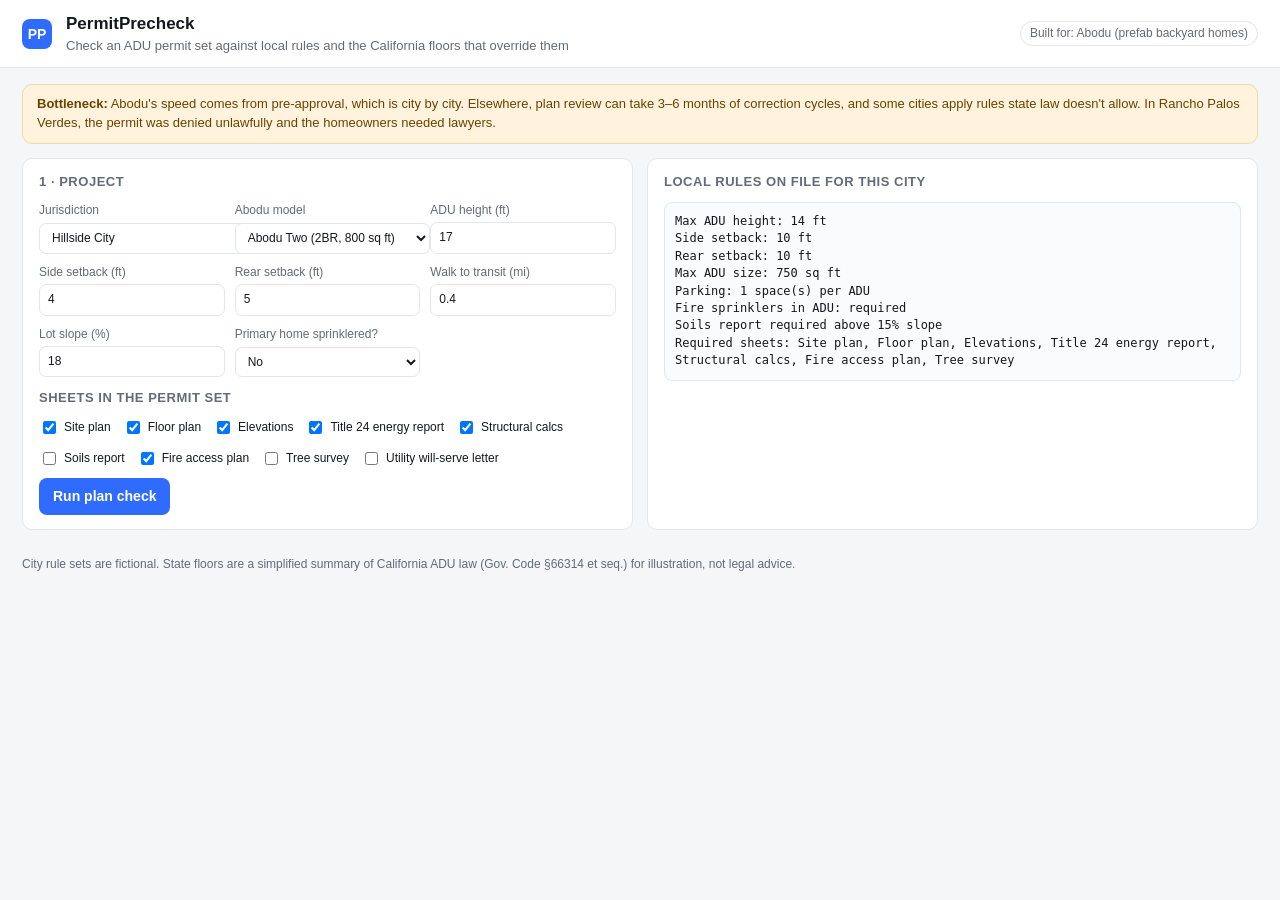
<file: abodu-permit-precheck/index.html>
<!doctype html>
<html lang="en">
<head>
<meta charset="utf-8">
<title>PermitPrecheck: ADU plan check before the city does it</title>
<link rel="stylesheet" href="../shared/style.css">
</head>
<body>
<header class="app-head">
  <div class="logo">PP</div>
  <div><h1>PermitPrecheck</h1><div class="sub">Check an ADU permit set against local rules and the California floors that override them</div></div>
  <div class="for">Built for: Abodu (prefab backyard homes)</div>
</header>
<main>
  <div class="problem"><b>Bottleneck:</b> Abodu's speed comes from pre-approval, which is city by city. Elsewhere, plan review can take 3–6 months
    of correction cycles, and some cities apply rules state law doesn't allow. In Rancho Palos Verdes, the permit was denied unlawfully and the homeowners needed lawyers.</div>
  <div class="row">
    <section class="panel"><h2>1 · Project</h2>
      <div class="form-grid">
        <label>Jurisdiction<select id="city"></select></label>
        <label>Abodu model<select id="model"><option value="studio">Abodu One (studio, 340 sq ft)</option><option value="2br" selected>Abodu Two (2BR, 800 sq ft)</option></select></label>
        <label>ADU height (ft)<input id="height" type="number" step="0.5" value="17"></label>
        <label>Side setback (ft)<input id="side" type="number" value="4"></label>
        <label>Rear setback (ft)<input id="rear" type="number" value="5"></label>
        <label>Walk to transit (mi)<input id="transit" type="number" step="0.1" value="0.4"></label>
        <label>Lot slope (%)<input id="slope" type="number" value="18"></label>
        <label>Primary home sprinklered?<select id="spr"><option value="no">No</option><option value="yes">Yes</option></select></label>
      </div>
      <h2 style="margin-top:12px">Sheets in the permit set</h2>
      <div id="docs" style="display:flex;flex-wrap:wrap;gap:12px"></div>
      <div style="margin-top:10px"><button id="run">Run plan check</button></div></section>
    <section class="panel"><h2>Local rules on file for this city</h2><pre class="out" id="rules" style="max-height:330px"></pre></section>
  </div>
  <div class="kpis hidden" id="kpis"></div>
  <section class="panel hidden" id="checkbox"><h2>2 · Rule-by-rule result</h2><table id="check"></table></section>
  <div class="row hidden" id="outs">
    <section class="panel"><h2>3 · Fix before submitting</h2><pre class="out" id="fix"></pre></section>
    <section class="panel"><h2>4 · Cover letter: local rules state law overrides</h2><pre class="out" id="letter"></pre></section>
  </div>
  <p class="note">City rule sets are fictional. State floors are a simplified summary of California ADU law (Gov. Code §66314 et seq.) for illustration, not legal advice.</p>
</main>
<script src="../shared/demo.js"></script>
<script src="app.js"></script>
</body>
</html>
</file>
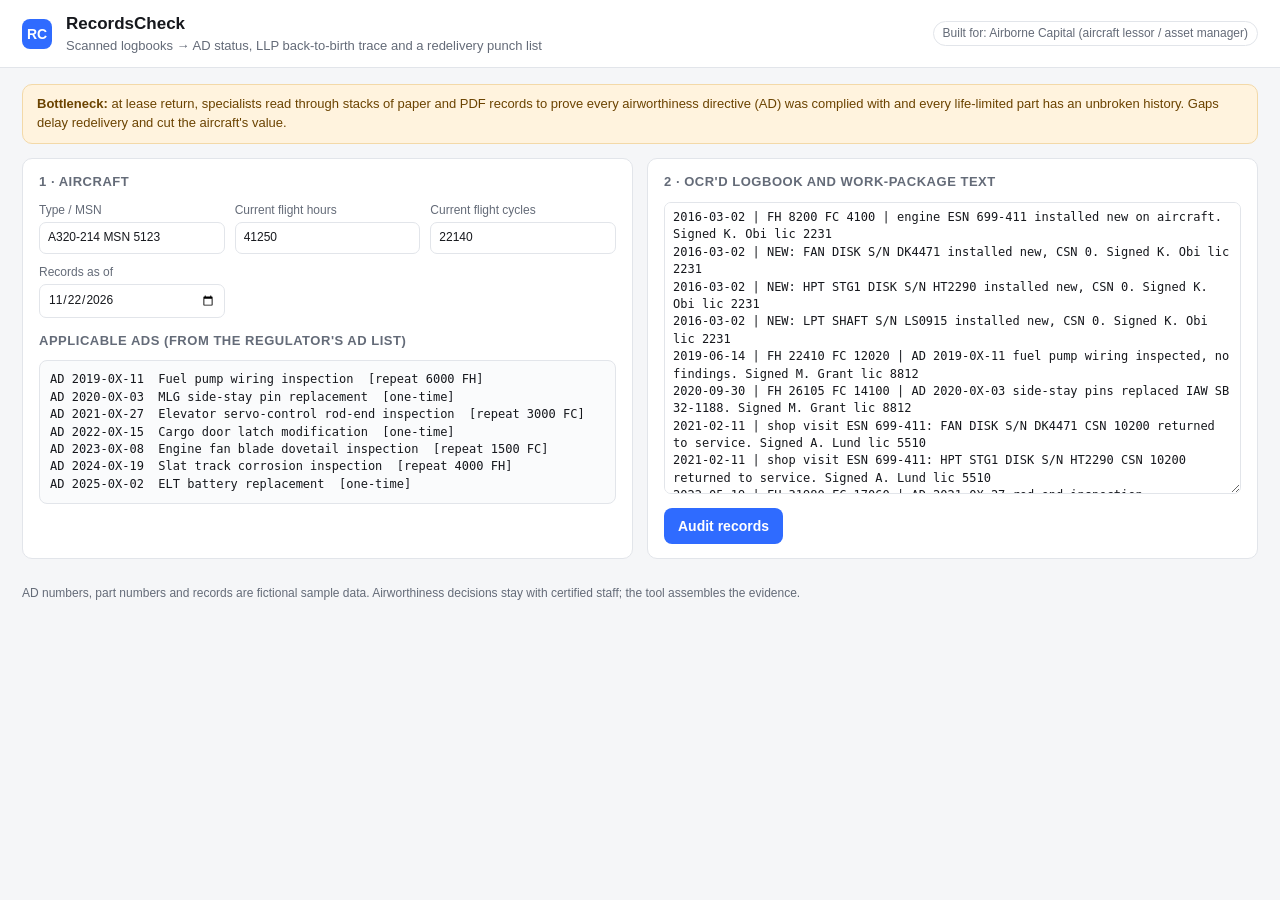
<file: airborne-recordscheck/index.html>
<!doctype html>
<html lang="en">
<head>
<meta charset="utf-8">
<title>RecordsCheck: lease-return records audit</title>
<link rel="stylesheet" href="../shared/style.css">
</head>
<body>
<header class="app-head">
  <div class="logo">RC</div>
  <div><h1>RecordsCheck</h1><div class="sub">Scanned logbooks → AD status, LLP back-to-birth trace and a redelivery punch list</div></div>
  <div class="for">Built for: Airborne Capital (aircraft lessor / asset manager)</div>
</header>
<main>
  <div class="problem"><b>Bottleneck:</b> at lease return, specialists read through stacks of paper and PDF records to prove every
    airworthiness directive (AD) was complied with and every life-limited part has an unbroken history. Gaps delay redelivery and cut the aircraft's value.</div>
  <div class="row">
    <section class="panel"><h2>1 · Aircraft</h2>
      <div class="form-grid">
        <label>Type / MSN<input id="msn" value="A320-214 MSN 5123"></label>
        <label>Current flight hours<input id="fh" type="number" value="41250"></label>
        <label>Current flight cycles<input id="fc" type="number" value="22140"></label>
        <label>Records as of<input id="asof" type="date" value="2026-11-22"></label>
      </div>
      <h2 style="margin-top:14px">Applicable ADs (from the regulator's AD list)</h2>
      <pre class="out" id="adlist" style="max-height:170px"></pre></section>
    <section class="panel"><h2>2 · OCR'd logbook and work-package text</h2>
      <textarea id="recs" rows="16"></textarea>
      <div style="margin-top:8px"><button id="run">Audit records</button></div></section>
  </div>
  <div class="kpis hidden" id="kpis"></div>
  <div class="row hidden" id="res">
    <section class="panel"><h2>3 · AD compliance</h2><table id="ads"></table></section>
    <section class="panel"><h2>4 · Life-limited parts: back-to-birth trace</h2><table id="llp"></table></section>
  </div>
  <section class="panel hidden" id="punchbox"><h2>5 · Redelivery punch list</h2><pre class="out" id="punch"></pre></section>
  <p class="note">AD numbers, part numbers and records are fictional sample data. Airworthiness decisions stay with certified staff; the tool assembles the evidence.</p>
</main>
<script src="../shared/demo.js"></script>
<script src="app.js"></script>
</body>
</html>
</file>
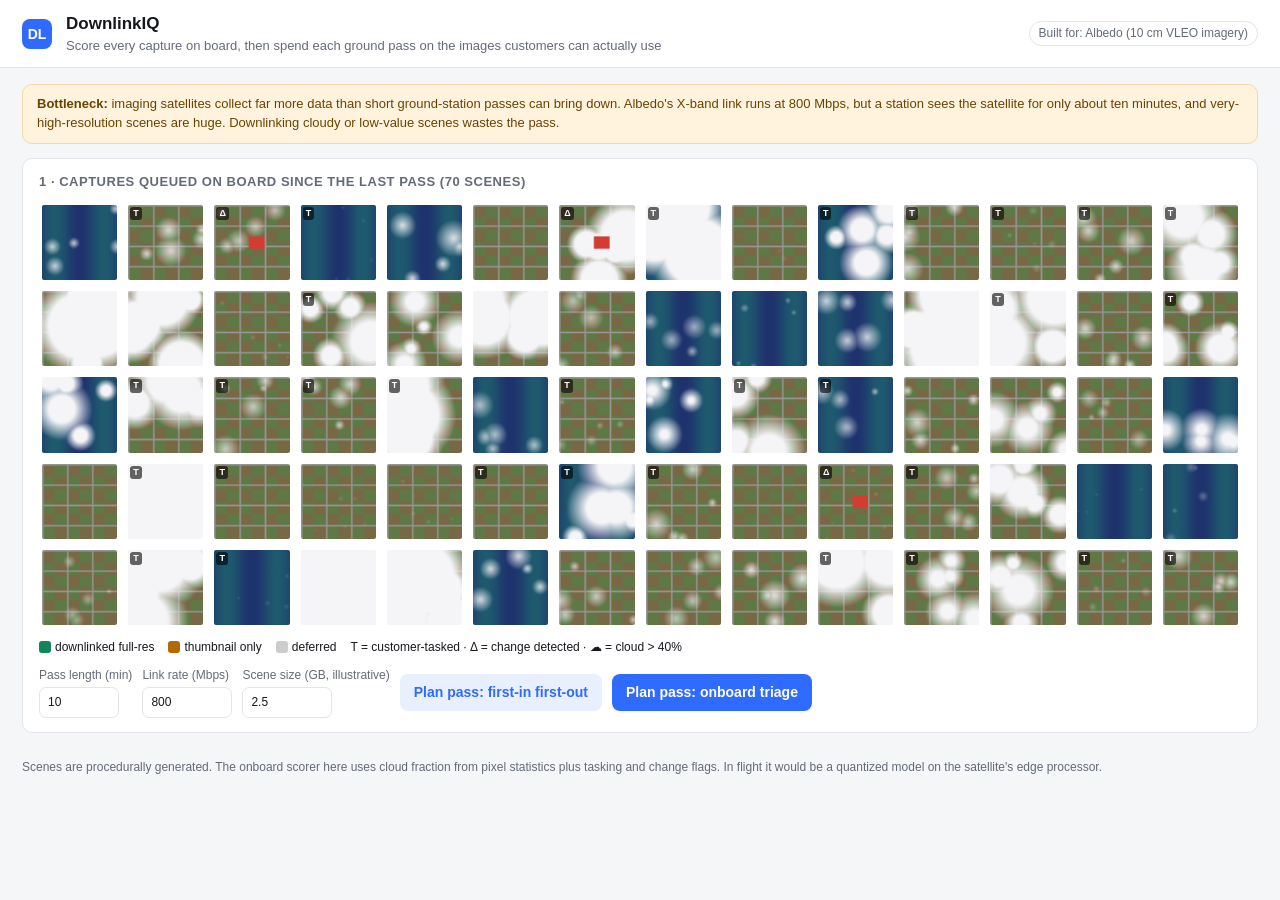
<file: albedo-downlink-triage/index.html>
<!doctype html>
<html lang="en">
<head>
<meta charset="utf-8">
<title>DownlinkIQ: onboard triage for very-high-resolution imagery</title>
<link rel="stylesheet" href="../shared/style.css">
<style>
  #grid { display: grid; grid-template-columns: repeat(14, 1fr); gap: 5px; }
  .tile { position: relative; border-radius: 5px; overflow: hidden; border: 3px solid transparent; aspect-ratio: 1; }
  .tile canvas { width: 100%; height: 100%; display: block; }
  .tile .tag { position: absolute; left: 2px; top: 2px; font-size: 9px; font-weight: 700; background: rgba(0,0,0,.6); color: #fff; padding: 0 3px; border-radius: 3px; }
  .tile.down { border-color: #12855a; }
  .tile.defer { opacity: .45; }
  .tile.cloud::after { content: "☁"; position: absolute; right: 2px; bottom: 0; font-size: 14px; }
  .tile.thumb { border-color: #b26a00; }
  .legend span { margin-right: 14px; font-size: 12px; }
  .legend i { display: inline-block; width: 12px; height: 12px; border-radius: 3px; vertical-align: -2px; margin-right: 4px; }
</style>
</head>
<body>
<header class="app-head">
  <div class="logo">DL</div>
  <div><h1>DownlinkIQ</h1><div class="sub">Score every capture on board, then spend each ground pass on the images customers can actually use</div></div>
  <div class="for">Built for: Albedo (10 cm VLEO imagery)</div>
</header>
<main>
  <div class="problem"><b>Bottleneck:</b> imaging satellites collect far more data than short ground-station passes can bring down.
    Albedo's X-band link runs at 800 Mbps, but a station sees the satellite for only about ten minutes, and very-high-resolution scenes are huge. Downlinking cloudy or low-value scenes wastes the pass.</div>
  <section class="panel">
    <h2>1 · Captures queued on board since the last pass (70 scenes)</h2>
    <div id="grid"></div>
    <div class="legend" style="margin-top:8px"><span><i style="background:#12855a"></i>downlinked full-res</span><span><i style="background:#b26a00"></i>thumbnail only</span><span><i style="background:#ccc"></i>deferred</span><span>T = customer-tasked · Δ = change detected · ☁ = cloud &gt; 40%</span></div>
    <div style="margin-top:10px;display:flex;gap:10px;align-items:center;flex-wrap:wrap">
      <label>Pass length (min)<input id="mins" type="number" value="10" style="width:80px"></label>
      <label>Link rate (Mbps)<input id="rate" type="number" value="800" style="width:90px"></label>
      <label>Scene size (GB, illustrative)<input id="gb" type="number" step="0.1" value="2.5" style="width:90px"></label>
      <button class="ghost" id="fifo">Plan pass: first-in first-out</button>
      <button id="triage">Plan pass: onboard triage</button>
    </div>
  </section>
  <div class="kpis hidden" id="kpis"></div>
  <div class="row hidden" id="out">
    <section class="panel"><h2>2 · What the pass delivered</h2><table id="cmp"></table></section>
    <section class="panel"><h2>3 · Top of the downlink queue (scores)</h2><table id="queue"></table></section>
  </div>
  <p class="note">Scenes are procedurally generated. The onboard scorer here uses cloud fraction from pixel statistics plus tasking and change flags. In flight it would be a quantized model on the satellite's edge processor.</p>
</main>
<script src="../shared/demo.js"></script>
<script src="app.js"></script>
</body>
</html>
</file>
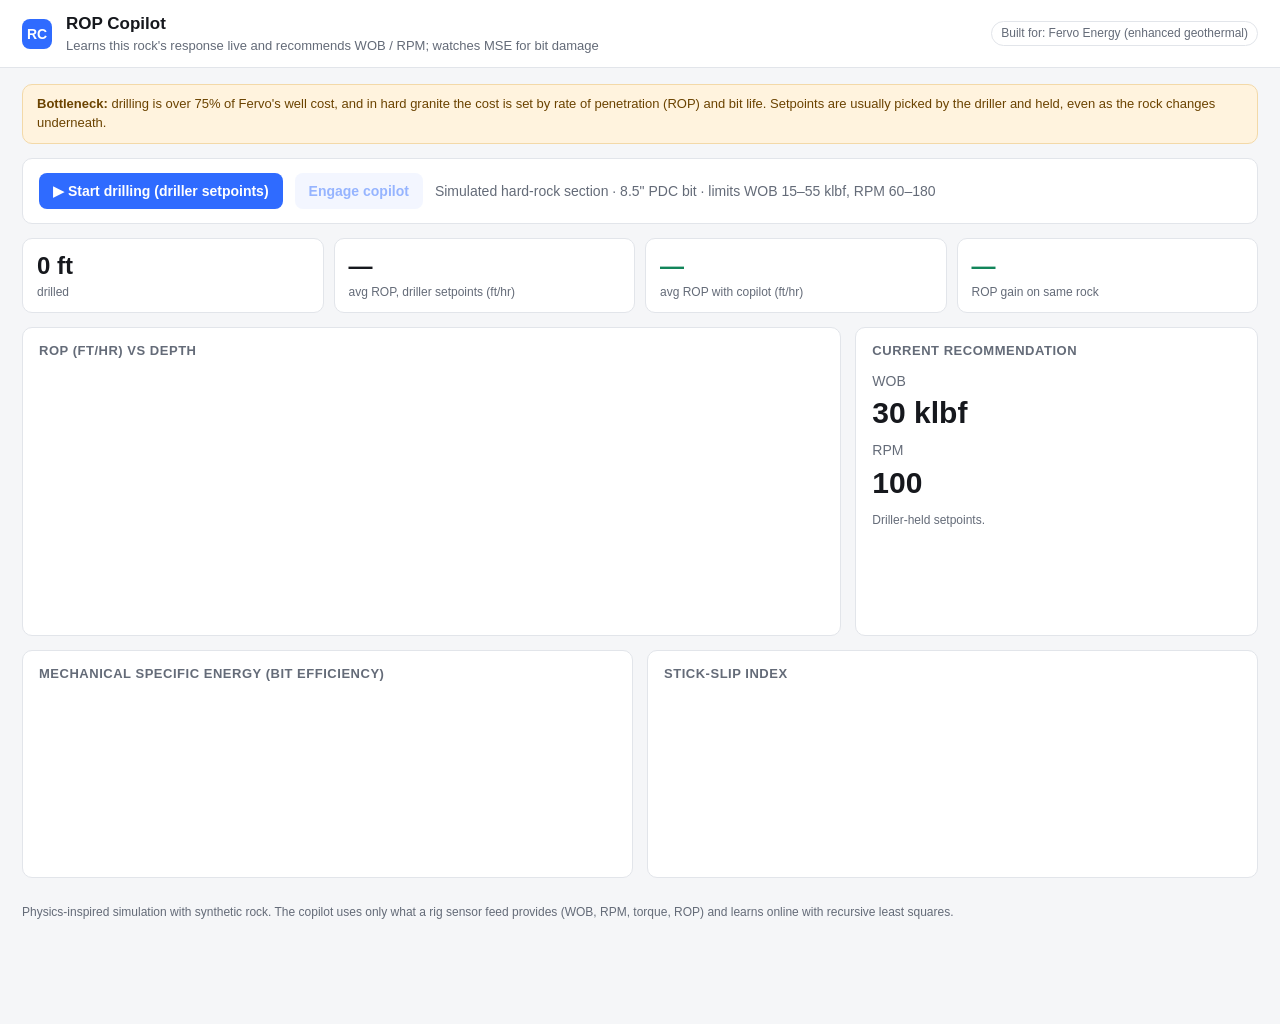
<file: fervo-rop-copilot/index.html>
<!doctype html>
<html lang="en">
<head>
<meta charset="utf-8">
<title>ROP Copilot: real-time drilling parameter optimization</title>
<link rel="stylesheet" href="../shared/style.css">
<style>
  .alert { border-radius: 10px; padding: 10px 14px; background: var(--bad-soft); color: var(--bad); font-weight: 600; }
  .setpoint { font-size: 30px; font-weight: 700; font-variant-numeric: tabular-nums; }
</style>
</head>
<body>
<header class="app-head">
  <div class="logo">RC</div>
  <div><h1>ROP Copilot</h1><div class="sub">Learns this rock's response live and recommends WOB / RPM; watches MSE for bit damage</div></div>
  <div class="for">Built for: Fervo Energy (enhanced geothermal)</div>
</header>
<main>
  <div class="problem"><b>Bottleneck:</b> drilling is over 75% of Fervo's well cost, and in hard granite the cost is set by rate of penetration (ROP) and bit life.
    Setpoints are usually picked by the driller and held, even as the rock changes underneath.</div>
  <section class="panel" style="display:flex;gap:12px;align-items:center;flex-wrap:wrap">
    <button id="start">▶ Start drilling (driller setpoints)</button>
    <button id="engage" class="ghost" disabled>Engage copilot</button>
    <span class="muted" id="status">Simulated hard-rock section · 8.5" PDC bit · limits WOB 15–55 klbf, RPM 60–180</span>
  </section>
  <div class="kpis" id="kpis"></div>
  <div class="row">
    <section class="panel" style="grid-column: span 2"><h2>ROP (ft/hr) vs depth</h2><canvas id="rop" style="height:250px;width:100%"></canvas></section>
    <section class="panel"><h2>Current recommendation</h2>
      <div class="muted">WOB</div><div class="setpoint" id="wob">—</div>
      <div class="muted" style="margin-top:6px">RPM</div><div class="setpoint" id="rpm">—</div>
      <div class="note" id="why" style="margin-top:8px"></div></section>
  </div>
  <div class="row">
    <section class="panel"><h2>Mechanical specific energy (bit efficiency)</h2><canvas id="mse" style="height:170px;width:100%"></canvas></section>
    <section class="panel"><h2>Stick-slip index</h2><canvas id="ssi" style="height:170px;width:100%"></canvas></section>
  </div>
  <div id="alertbox" class="alert hidden"></div>
  <p class="note">Physics-inspired simulation with synthetic rock. The copilot uses only what a rig sensor feed provides (WOB, RPM, torque, ROP) and learns online with recursive least squares.</p>
</main>
<script src="../shared/demo.js"></script>
<script src="app.js"></script>
</body>
</html>
</file>
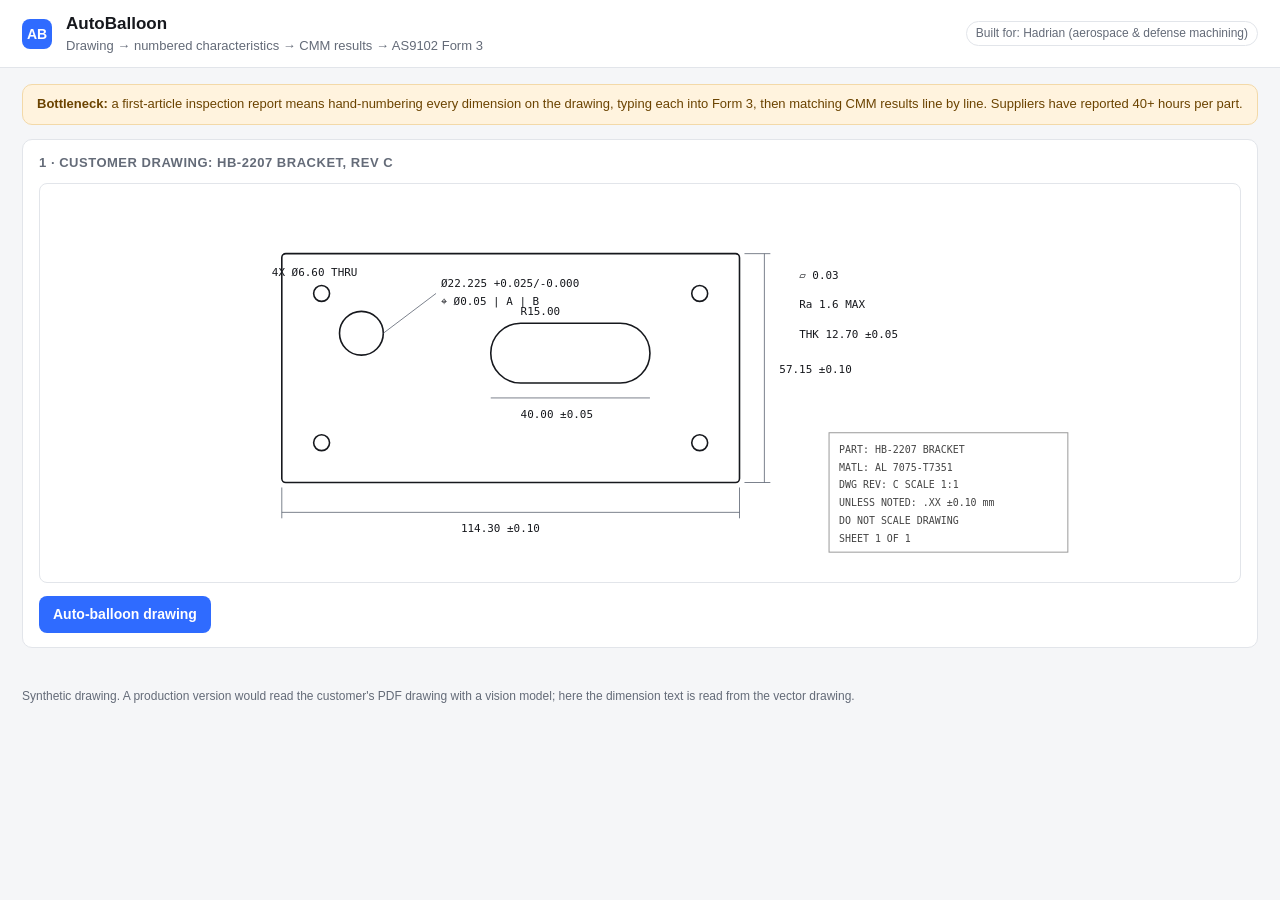
<file: hadrian-autoballoon/index.html>
<!doctype html>
<html lang="en">
<head>
<meta charset="utf-8">
<title>AutoBalloon: AS9102 first-article inspection in minutes</title>
<link rel="stylesheet" href="../shared/style.css">
<style>
  #dwg { width: 100%; height: 400px; background: #fff; border: 1px solid var(--line); border-radius: 8px; }
  #dwg text { font-family: var(--mono); font-size: 11px; fill: #16181d; }
  #dwg .geo { stroke: #16181d; stroke-width: 1.6; fill: none; }
  #dwg .dimline { stroke: #5a6270; stroke-width: .8; fill: none; }
  #dwg .tb text { font-size: 10px; fill: #444; }
  .balloon circle { fill: #fff; stroke: #2f6bff; stroke-width: 1.8; }
  .balloon text { fill: #2f6bff !important; font-weight: 700; font-size: 11px !important; text-anchor: middle; }
  .balloon.fail circle { stroke: #c62f2f; fill: #fde8e8; }
  .balloon.fail text { fill: #c62f2f !important; }
  .balloon { animation: fadein .35s ease both; }
</style>
</head>
<body>
<header class="app-head">
  <div class="logo">AB</div>
  <div><h1>AutoBalloon</h1><div class="sub">Drawing → numbered characteristics → CMM results → AS9102 Form 3</div></div>
  <div class="for">Built for: Hadrian (aerospace &amp; defense machining)</div>
</header>
<main>
  <div class="problem"><b>Bottleneck:</b> a first-article inspection report means hand-numbering every dimension on the drawing,
    typing each into Form 3, then matching CMM results line by line. Suppliers have reported 40+ hours per part.</div>
  <div class="row">
    <section class="panel" style="grid-column: span 2">
      <h2>1 · Customer drawing: HB-2207 Bracket, Rev C</h2>
      <svg id="dwg" viewBox="0 0 900 400"></svg>
      <div style="margin-top:8px;display:flex;gap:8px"><button id="balloon">Auto-balloon drawing</button></div>
    </section>
  </div>
  <div class="row">
    <section class="panel hidden" id="cmmbox"><h2>2 · CMM report (paste raw output)</h2>
      <textarea id="cmm" rows="12"></textarea>
      <div style="margin-top:8px"><button id="merge">Match results → Form 3</button></div></section>
    <section class="panel hidden" id="charbox"><h2>Characteristics extracted</h2><table id="chars"></table></section>
  </div>
  <div class="kpis hidden" id="kpis"></div>
  <section class="panel hidden" id="formbox"><h2>3 · AS9102 Form 3 (Characteristic Accountability)</h2><table id="form3"></table>
    <div style="margin-top:8px;display:flex;gap:8px"><button class="ghost" id="dl">Export Form 3 CSV</button></div></section>
  <section class="panel hidden" id="ncrbox"><h2>4 · Nonconformance draft</h2><pre class="out" id="ncr"></pre></section>
  <p class="note">Synthetic drawing. A production version would read the customer's PDF drawing with a vision model; here the dimension text is read from the vector drawing.</p>
</main>
<script src="../shared/demo.js"></script>
<script src="app.js"></script>
</body>
</html>
</file>
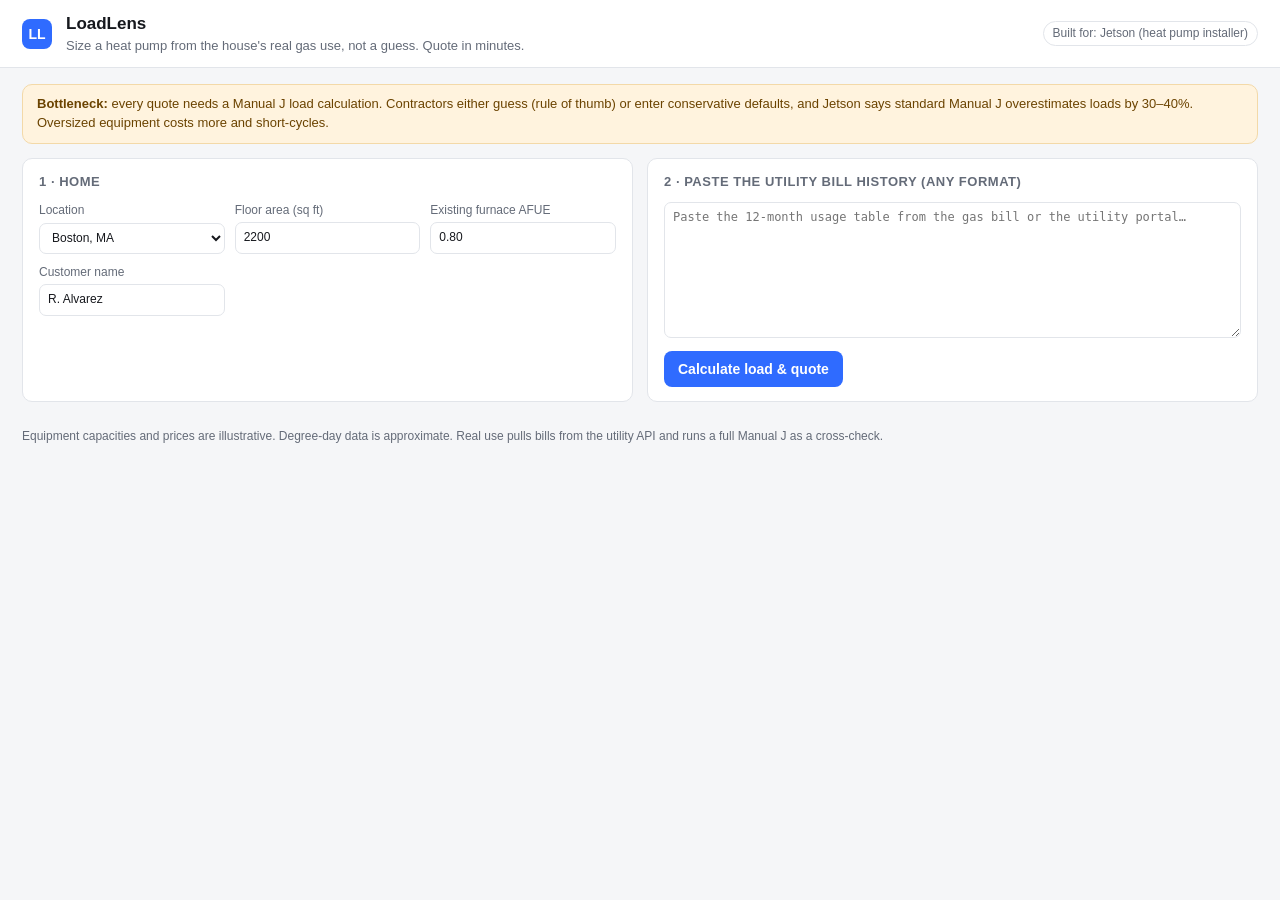
<file: jetson-loadlens/index.html>
<!doctype html>
<html lang="en">
<head>
<meta charset="utf-8">
<title>LoadLens: heat pump sizing from a utility bill</title>
<link rel="stylesheet" href="../shared/style.css">
</head>
<body>
<header class="app-head">
  <div class="logo">LL</div>
  <div><h1>LoadLens</h1><div class="sub">Size a heat pump from the house's real gas use, not a guess. Quote in minutes.</div></div>
  <div class="for">Built for: Jetson (heat pump installer)</div>
</header>
<main>
  <div class="problem"><b>Bottleneck:</b> every quote needs a Manual J load calculation. Contractors either guess
    (rule of thumb) or enter conservative defaults, and Jetson says standard Manual J overestimates loads by 30–40%.
    Oversized equipment costs more and short-cycles.</div>
  <div class="row">
    <section class="panel">
      <h2>1 · Home</h2>
      <div class="form-grid">
        <label>Location<select id="city"></select></label>
        <label>Floor area (sq ft)<input id="sqft" type="number" value="2200"></label>
        <label>Existing furnace AFUE<input id="afue" type="number" step="0.01" value="0.80"></label>
        <label>Customer name<input id="cust" value="R. Alvarez"></label>
      </div>
    </section>
    <section class="panel">
      <h2>2 · Paste the utility bill history (any format)</h2>
      <textarea id="bill" rows="7" placeholder="Paste the 12-month usage table from the gas bill or the utility portal…"></textarea>
      <div style="margin-top:8px"><button id="run">Calculate load &amp; quote</button></div>
    </section>
  </div>
  <div class="kpis hidden" id="kpis"></div>
  <div class="row hidden" id="results">
    <section class="panel"><h2>3 · Monthly gas vs heating degree-days</h2>
      <canvas id="chart" style="height:260px;width:100%"></canvas>
      <p class="note" id="fitnote"></p></section>
    <section class="panel"><h2>4 · Three sizing methods compared</h2><table id="compare"></table></section>
  </div>
  <section class="panel hidden" id="quotebox"><h2>5 · Draft quote and sizing report</h2><pre class="out" id="quote"></pre></section>
  <p class="note">Equipment capacities and prices are illustrative. Degree-day data is approximate. Real use pulls bills from the utility API and runs a full Manual J as a cross-check.</p>
</main>
<script src="../shared/demo.js"></script>
<script src="app.js"></script>
</body>
</html>
</file>
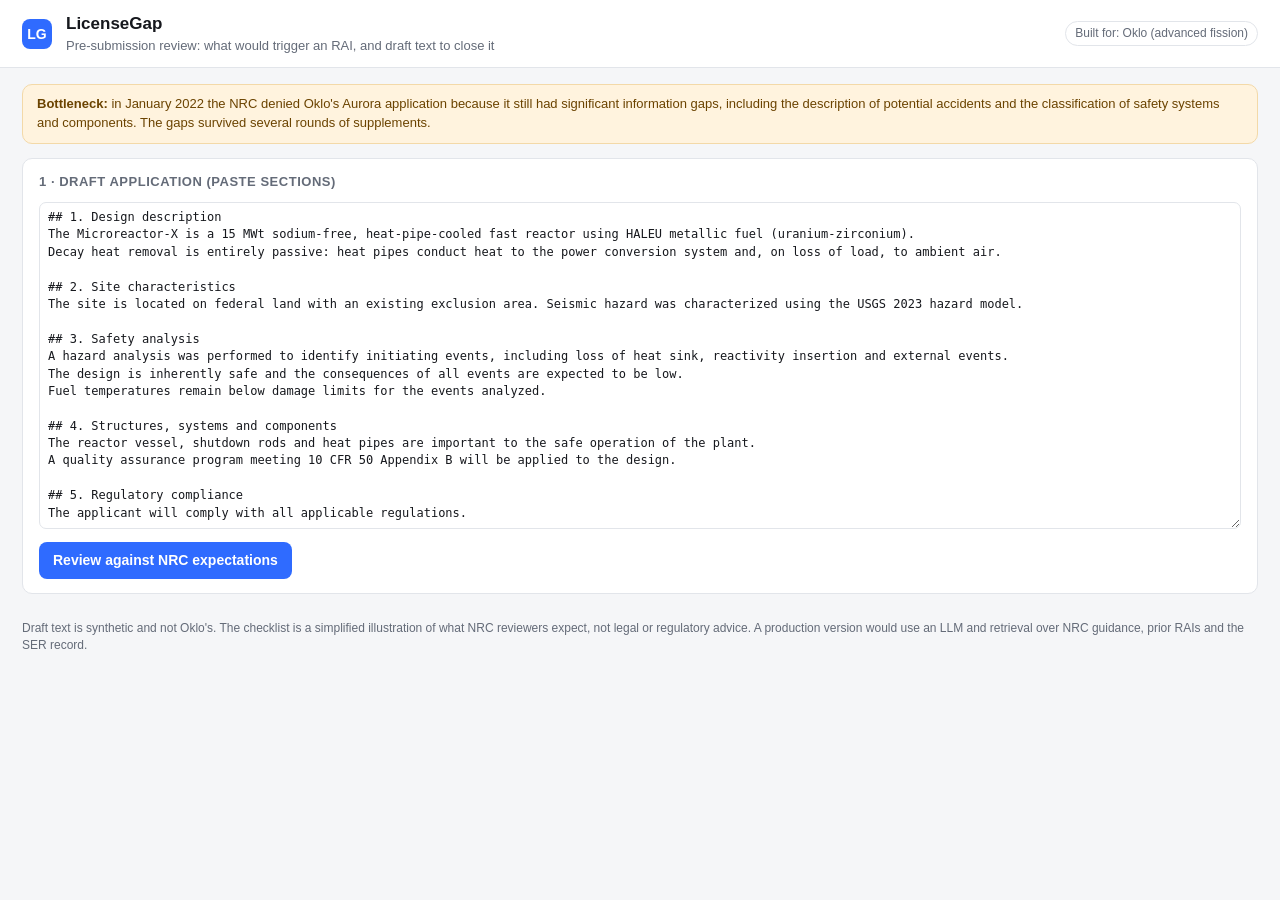
<file: oklo-licensegap/index.html>
<!doctype html>
<html lang="en">
<head>
<meta charset="utf-8">
<title>LicenseGap: find NRC information gaps before the NRC does</title>
<link rel="stylesheet" href="../shared/style.css">
<style>
  mark { background: #fff1c2; padding: 0 2px; border-radius: 3px; }
  .req-row td:first-child { width: 34%; }
  .ev { font-size: 12px; color: var(--muted); }
</style>
</head>
<body>
<header class="app-head">
  <div class="logo">LG</div>
  <div><h1>LicenseGap</h1><div class="sub">Pre-submission review: what would trigger an RAI, and draft text to close it</div></div>
  <div class="for">Built for: Oklo (advanced fission)</div>
</header>
<main>
  <div class="problem"><b>Bottleneck:</b> in January 2022 the NRC denied Oklo's Aurora application because it still had significant information gaps,
    including the description of potential accidents and the classification of safety systems and components. The gaps survived several rounds of supplements.</div>
  <div class="row">
    <section class="panel"><h2>1 · Draft application (paste sections)</h2>
      <textarea id="doc" rows="18"></textarea>
      <div style="margin-top:8px"><button id="run">Review against NRC expectations</button></div></section>
    <section class="panel hidden" id="sumbox"><h2>2 · Coverage by topic</h2><canvas id="bars" style="height:330px;width:100%"></canvas></section>
  </div>
  <div class="kpis hidden" id="kpis"></div>
  <section class="panel hidden" id="matbox"><h2>3 · Requirement-by-requirement findings, with evidence</h2><table id="matrix"></table></section>
  <section class="panel hidden" id="raibox"><h2>4 · Predicted RAIs and the content needed to close them</h2><pre class="out" id="rai"></pre></section>
  <p class="note">Draft text is synthetic and not Oklo's. The checklist is a simplified illustration of what NRC reviewers expect, not legal or regulatory advice. A production version would use an LLM and retrieval over NRC guidance, prior RAIs and the SER record.</p>
</main>
<script src="../shared/demo.js"></script>
<script src="app.js"></script>
</body>
</html>
</file>
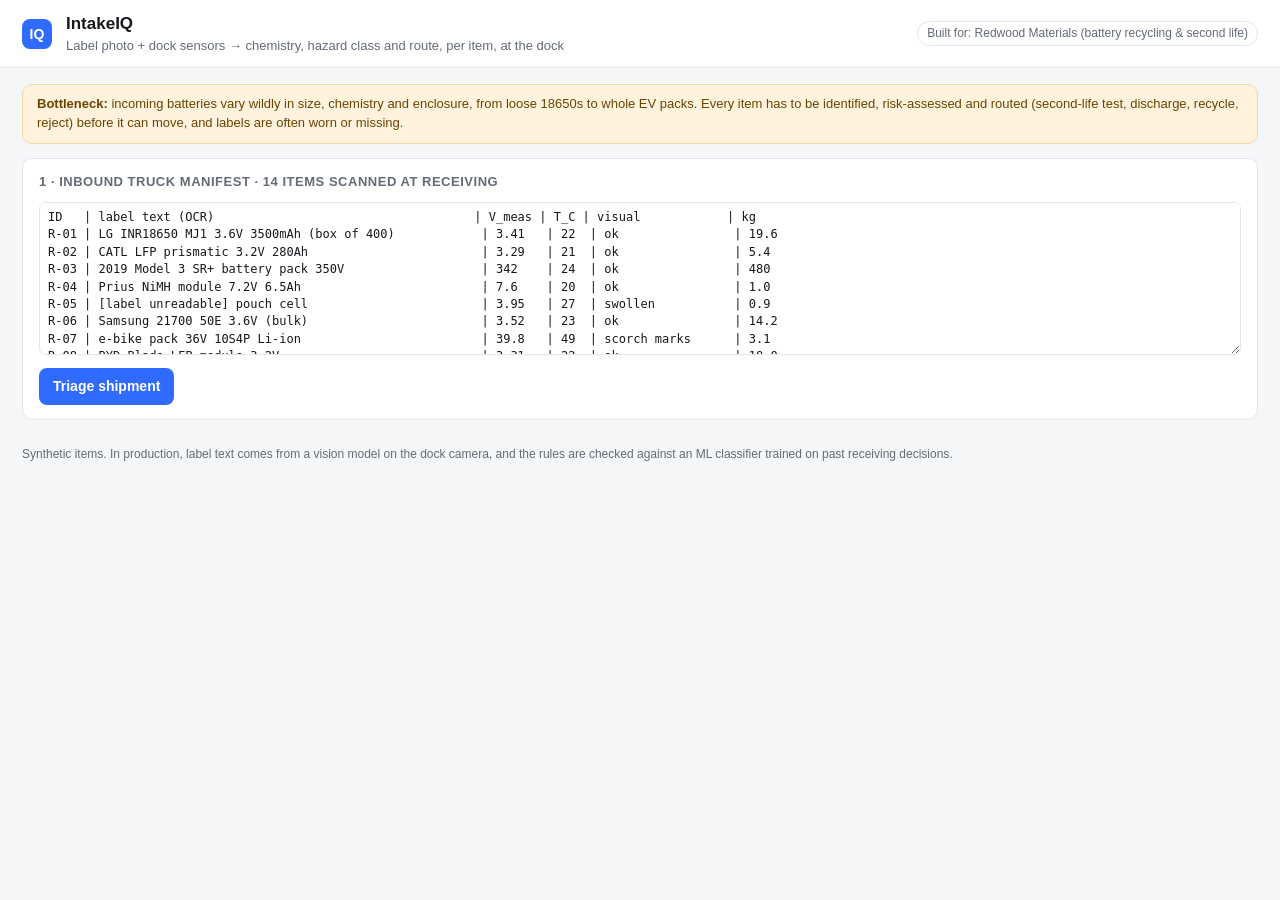
<file: redwood-intake-triage/index.html>
<!doctype html>
<html lang="en">
<head>
<meta charset="utf-8">
<title>IntakeIQ: battery receiving triage</title>
<link rel="stylesheet" href="../shared/style.css">
<style>
  #feed tr { animation: fadein .3s ease both; }
  .route-bar { display: grid; grid-template-columns: 170px 1fr 40px; gap: 8px; align-items: center; margin: 6px 0; font-size: 13px; }
  .route-bar .track { background: #eef0f3; border-radius: 6px; height: 16px; overflow: hidden; }
  .route-bar .fill { height: 100%; border-radius: 6px; transition: width .4s ease; }
</style>
</head>
<body>
<header class="app-head">
  <div class="logo">IQ</div>
  <div><h1>IntakeIQ</h1><div class="sub">Label photo + dock sensors → chemistry, hazard class and route, per item, at the dock</div></div>
  <div class="for">Built for: Redwood Materials (battery recycling &amp; second life)</div>
</header>
<main>
  <div class="problem"><b>Bottleneck:</b> incoming batteries vary wildly in size, chemistry and enclosure, from loose 18650s to whole EV packs.
    Every item has to be identified, risk-assessed and routed (second-life test, discharge, recycle, reject) before it can move, and labels are often worn or missing.</div>
  <section class="panel">
    <h2>1 · Inbound truck manifest · 14 items scanned at receiving</h2>
    <textarea id="manifest" rows="8"></textarea>
    <div style="margin-top:8px;display:flex;gap:8px"><button id="run">Triage shipment</button></div>
  </section>
  <div class="kpis hidden" id="kpis"></div>
  <div class="row hidden" id="out">
    <section class="panel" style="grid-column: span 2"><h2>2 · Per-item decisions (with reasons)</h2><table id="feed"></table></section>
    <section class="panel"><h2>3 · Routing mix</h2><div id="routes"></div><pre class="out" id="alerts" style="margin-top:12px"></pre></section>
  </div>
  <p class="note">Synthetic items. In production, label text comes from a vision model on the dock camera, and the rules are checked against an ML classifier trained on past receiving decisions.</p>
</main>
<script src="../shared/demo.js"></script>
<script src="app.js"></script>
</body>
</html>
</file>
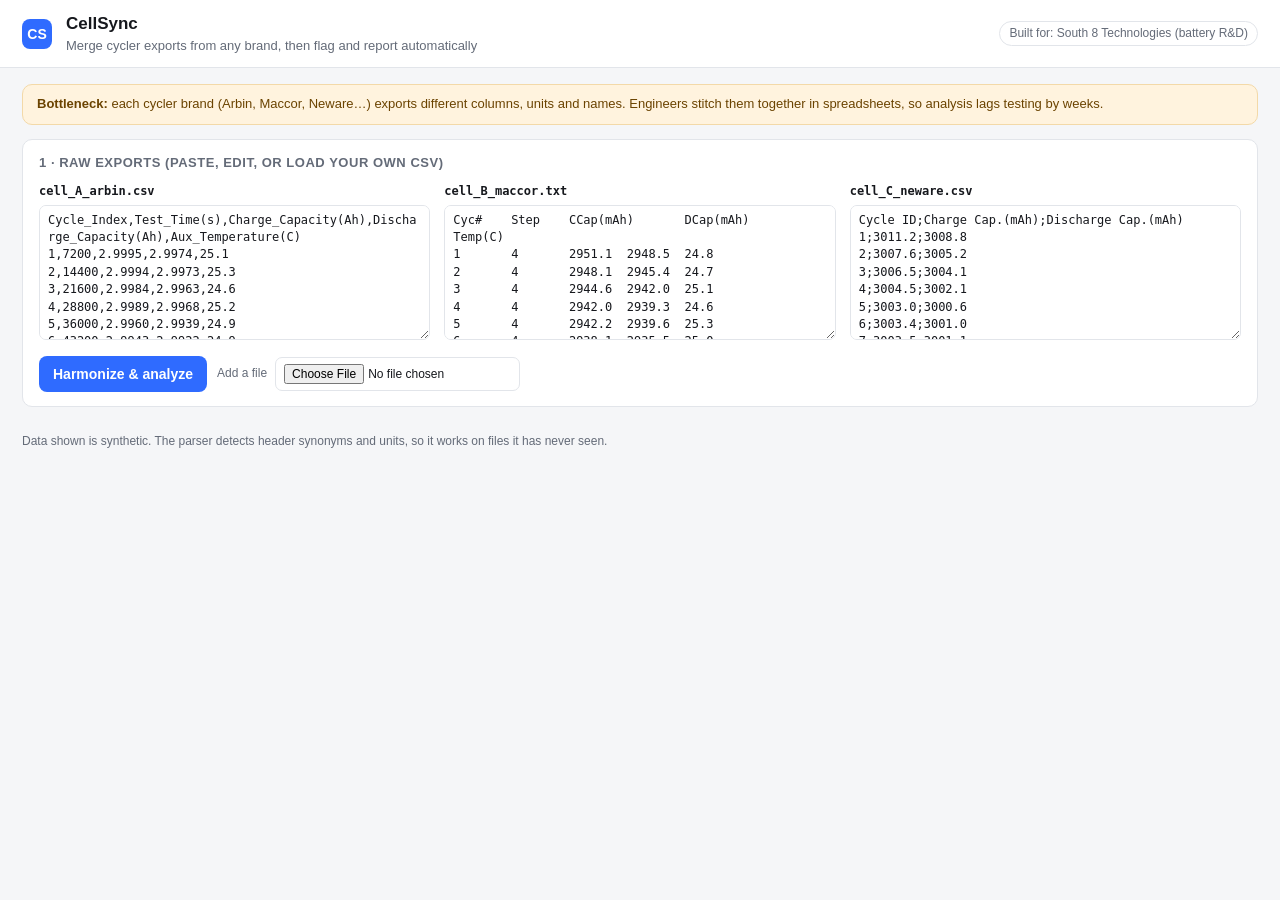
<file: south8-cellsync/index.html>
<!doctype html>
<html lang="en">
<head>
<meta charset="utf-8">
<title>CellSync: battery test data harmonizer</title>
<link rel="stylesheet" href="../shared/style.css">
</head>
<body>
<header class="app-head">
  <div class="logo">CS</div>
  <div><h1>CellSync</h1><div class="sub">Merge cycler exports from any brand, then flag and report automatically</div></div>
  <div class="for">Built for: South 8 Technologies (battery R&amp;D)</div>
</header>
<main>
  <div class="problem"><b>Bottleneck:</b> each cycler brand (Arbin, Maccor, Neware…) exports different columns, units and names.
    Engineers stitch them together in spreadsheets, so analysis lags testing by weeks.</div>

  <section class="panel" id="inputs">
    <h2>1 · Raw exports (paste, edit, or load your own CSV)</h2>
    <div class="row" id="files"></div>
    <div style="margin-top:10px;display:flex;gap:10px;align-items:center">
      <button id="run">Harmonize &amp; analyze</button>
      <label style="display:flex;align-items:center;gap:8px">Add a file <input type="file" id="upload" accept=".csv,.txt,.tsv"></label>
    </div>
  </section>

  <section class="panel hidden" id="mapping">
    <h2>2 · Column mapping it worked out (no template needed)</h2>
    <table id="maptable"></table>
  </section>

  <div class="kpis hidden" id="kpis"></div>

  <section class="row hidden" id="results">
    <div class="panel"><h2>3 · Capacity retention, all cells on one axis</h2><canvas id="chart" style="height:300px;width:100%"></canvas></div>
    <div class="panel"><h2>4 · Anomalies</h2><table id="anoms"></table></div>
  </section>

  <section class="panel hidden" id="reportbox">
    <h2>5 · Auto-generated test report</h2>
    <pre class="out" id="report"></pre>
    <div style="margin-top:8px;display:flex;gap:8px"><button class="ghost" id="dl">Download harmonized CSV</button></div>
  </section>
  <p class="note">Data shown is synthetic. The parser detects header synonyms and units, so it works on files it has never seen.</p>
</main>
<script src="../shared/demo.js"></script>
<script src="app.js"></script>
</body>
</html>
</file>
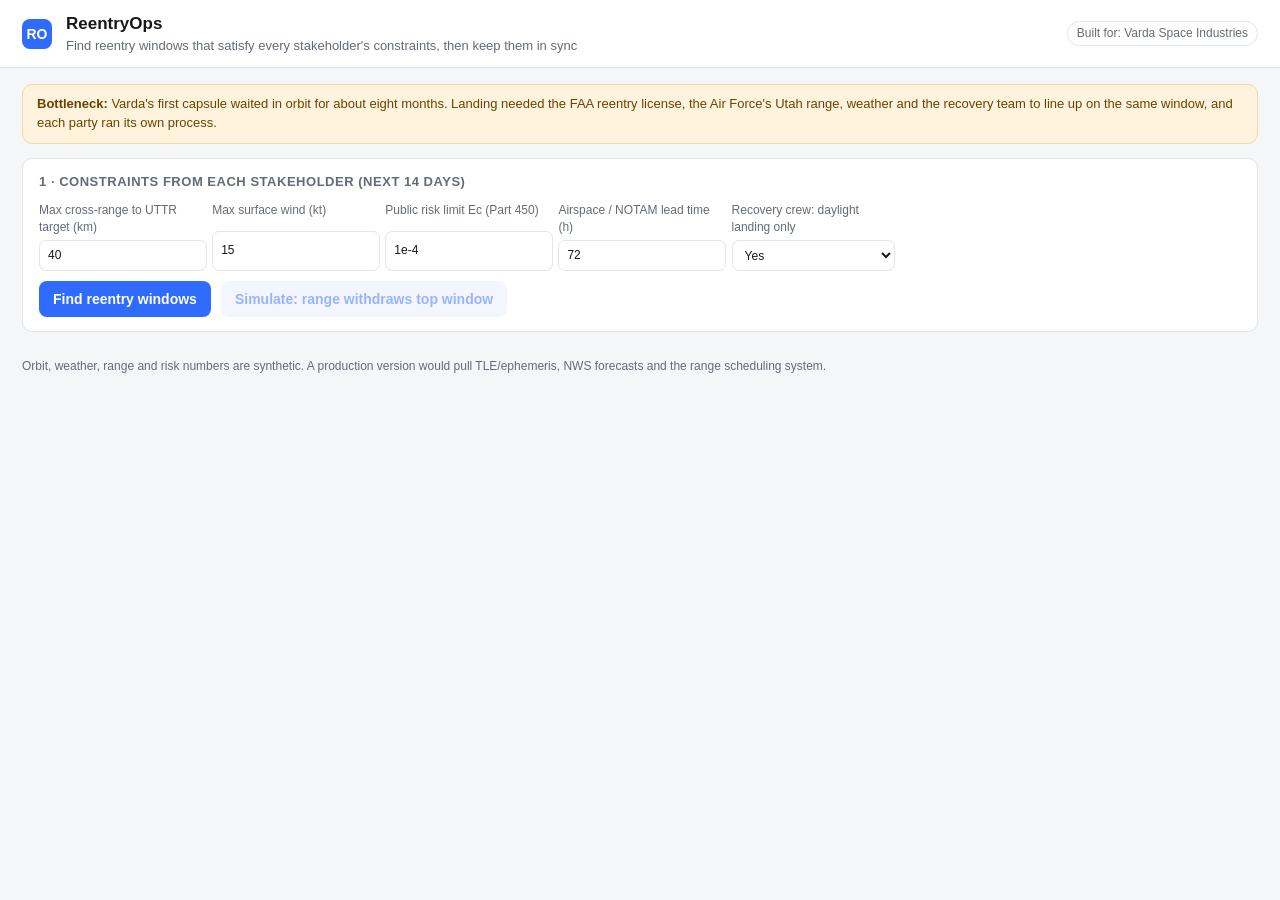
<file: varda-reentry-planner/index.html>
<!doctype html>
<html lang="en">
<head>
<meta charset="utf-8">
<title>ReentryOps: one plan that FAA, range and recovery all sign</title>
<link rel="stylesheet" href="../shared/style.css">
</head>
<body>
<header class="app-head">
  <div class="logo">RO</div>
  <div><h1>ReentryOps</h1><div class="sub">Find reentry windows that satisfy every stakeholder's constraints, then keep them in sync</div></div>
  <div class="for">Built for: Varda Space Industries</div>
</header>
<main>
  <div class="problem"><b>Bottleneck:</b> Varda's first capsule waited in orbit for about eight months. Landing needed the FAA reentry license,
    the Air Force's Utah range, weather and the recovery team to line up on the same window, and each party ran its own process.</div>
  <section class="panel">
    <h2>1 · Constraints from each stakeholder (next 14 days)</h2>
    <div class="form-grid">
      <label>Max cross-range to UTTR target (km)<input id="xr" type="number" value="40"></label>
      <label>Max surface wind (kt)<input id="wind" type="number" value="15"></label>
      <label>Public risk limit Ec (Part 450)<input id="ec" value="1e-4"></label>
      <label>Airspace / NOTAM lead time (h)<input id="lead" type="number" value="72"></label>
      <label>Recovery crew: daylight landing only<select id="day"><option value="1">Yes</option><option value="0">No</option></select></label>
    </div>
    <div style="margin-top:10px;display:flex;gap:10px"><button id="plan">Find reentry windows</button>
      <button class="ghost" id="deny" disabled>Simulate: range withdraws top window</button></div>
  </section>
  <div class="kpis hidden" id="kpis"></div>
  <section class="panel hidden" id="tlbox"><h2>2 · Timeline: deorbit opportunities against each constraint</h2>
    <canvas id="tl" style="height:230px;width:100%"></canvas>
    <p class="note">Each tick is a deorbit opportunity. Green ones pass every constraint; grey ones fail at least one.</p></section>
  <div class="row hidden" id="out">
    <section class="panel"><h2>3 · Ranked windows</h2><table id="wins"></table></section>
    <section class="panel"><h2>4 · Coordination packet, one source of truth</h2><pre class="out" id="pkt"></pre></section>
  </div>
  <p class="note">Orbit, weather, range and risk numbers are synthetic. A production version would pull TLE/ephemeris, NWS forecasts and the range scheduling system.</p>
</main>
<script src="../shared/demo.js"></script>
<script src="app.js"></script>
</body>
</html>
</file>
<file: shared/style.css>
:root {
  --bg: #f5f6f8; --panel: #ffffff; --ink: #16181d; --muted: #646b78; --line: #e2e5ea;
  --accent: #2f6bff; --accent-soft: #e8efff; --good: #12855a; --good-soft: #e3f5ec;
  --warn: #b26a00; --warn-soft: #fff3de; --bad: #c62f2f; --bad-soft: #fde8e8;
  --mono: ui-monospace, "SF Mono", Menlo, Consolas, monospace;
}
* { box-sizing: border-box; }
html, body { margin: 0; background: var(--bg); color: var(--ink);
  font: 14px/1.45 -apple-system, BlinkMacSystemFont, "Segoe UI", Inter, sans-serif; }
header.app-head { display: flex; align-items: center; gap: 14px; padding: 12px 22px;
  background: var(--panel); border-bottom: 1px solid var(--line); }
header.app-head .logo { width: 30px; height: 30px; border-radius: 8px; background: var(--accent);
  color: #fff; display: grid; place-items: center; font-weight: 700; }
header.app-head h1 { font-size: 17px; margin: 0; }
header.app-head .sub { color: var(--muted); font-size: 13px; }
header.app-head .for { margin-left: auto; font-size: 12px; color: var(--muted);
  border: 1px solid var(--line); padding: 3px 9px; border-radius: 99px; }
main { padding: 16px 22px 90px; display: grid; gap: 14px; }
.row { display: grid; gap: 14px; grid-template-columns: repeat(auto-fit, minmax(300px, 1fr)); }
.panel { background: var(--panel); border: 1px solid var(--line); border-radius: 10px; padding: 14px 16px; min-width: 0; }
.panel h2 { font-size: 13px; text-transform: uppercase; letter-spacing: .04em; color: var(--muted); margin: 0 0 10px; }
button { font: inherit; border: 0; border-radius: 8px; padding: 8px 14px; cursor: pointer;
  background: var(--accent); color: #fff; font-weight: 600; }
button.ghost { background: var(--accent-soft); color: var(--accent); }
button:disabled { opacity: .5; cursor: default; }
textarea, input, select { font: inherit; border: 1px solid var(--line); border-radius: 7px; padding: 6px 8px; background: #fff; color: var(--ink); }
textarea { width: 100%; font-family: var(--mono); font-size: 12px; resize: vertical; }
label { font-size: 12px; color: var(--muted); display: grid; gap: 3px; }
.form-grid { display: grid; grid-template-columns: repeat(auto-fill, minmax(150px, 1fr)); gap: 10px; }
table { width: 100%; border-collapse: collapse; font-size: 12.5px; }
th, td { text-align: left; padding: 6px 8px; border-bottom: 1px solid var(--line); vertical-align: top; }
th { color: var(--muted); font-weight: 600; font-size: 11.5px; text-transform: uppercase; letter-spacing: .03em; }
td.num, th.num { text-align: right; font-variant-numeric: tabular-nums; }
.mono { font-family: var(--mono); font-size: 12px; }
.badge { display: inline-block; padding: 1px 8px; border-radius: 99px; font-size: 11.5px; font-weight: 600; }
.badge.good { background: var(--good-soft); color: var(--good); }
.badge.warn { background: var(--warn-soft); color: var(--warn); }
.badge.bad { background: var(--bad-soft); color: var(--bad); }
.badge.info { background: var(--accent-soft); color: var(--accent); }
.kpis { display: grid; grid-template-columns: repeat(auto-fit, minmax(150px, 1fr)); gap: 10px; }
.kpi { background: var(--panel); border: 1px solid var(--line); border-radius: 10px; padding: 10px 14px; }
.kpi .v { font-size: 24px; font-weight: 700; font-variant-numeric: tabular-nums; }
.kpi .l { font-size: 12px; color: var(--muted); }
.muted { color: var(--muted); }
.note { font-size: 12px; color: var(--muted); }
.problem { background: var(--warn-soft); border: 1px solid #f3d9a8; color: #6b4300; border-radius: 10px; padding: 10px 14px; font-size: 13px; }
canvas { max-width: 100%; display: block; }
pre.out { white-space: pre-wrap; font-family: var(--mono); font-size: 12px; background: #fafbfc;
  border: 1px solid var(--line); border-radius: 8px; padding: 10px; margin: 0; max-height: 320px; overflow: auto; }
.hidden { display: none !important; }
.fade-in { animation: fadein .45s ease both; }
@keyframes fadein { from { opacity: 0; transform: translateY(4px); } to { opacity: 1; transform: none; } }

/* ---- demo-mode overlays ---- */
.demo-cursor { position: fixed; z-index: 9999; width: 22px; height: 22px; left: -40px; top: -40px;
  pointer-events: none; transition: left .65s cubic-bezier(.4,.1,.2,1), top .65s cubic-bezier(.4,.1,.2,1); }
.demo-cursor::before { content: ""; position: absolute; inset: 0;
  background: url("data:image/svg+xml,%3Csvg xmlns='http://www.w3.org/2000/svg' viewBox='0 0 24 24'%3E%3Cpath d='M3 2l7 19 2.6-7.4L20 11z' fill='%23111' stroke='%23fff' stroke-width='1.5'/%3E%3C/svg%3E") no-repeat; }
.demo-cursor.down::after { content: ""; position: absolute; left: -10px; top: -10px; width: 26px; height: 26px;
  border-radius: 50%; background: rgba(47,107,255,.35); animation: ping .4s ease-out; }
@keyframes ping { from { transform: scale(.3); opacity: 1; } to { transform: scale(1.6); opacity: 0; } }
.demo-caption { position: fixed; z-index: 9998; left: 50%; bottom: 22px; transform: translateX(-50%) translateY(12px);
  max-width: 900px; background: rgba(17,19,24,.92); color: #fff; padding: 11px 20px; border-radius: 12px;
  font-size: 17px; line-height: 1.35; text-align: center; opacity: 0; transition: opacity .3s, transform .3s; }
.demo-caption.show { opacity: 1; transform: translateX(-50%); }
.demo-hl { outline: 3px solid #ffb020 !important; outline-offset: 3px; border-radius: 8px; transition: outline-color .3s; }
.demo-card { position: fixed; inset: 0; z-index: 10000; background: #0f1320; color: #fff; display: grid;
  place-items: center; text-align: left; animation: fadein .5s ease both; }
.demo-card .inner { max-width: 940px; padding: 0 60px; }
.demo-card .kicker { color: #8fb0ff; font-weight: 700; letter-spacing: .08em; text-transform: uppercase; font-size: 14px; }
.demo-card h1 { font-size: 40px; margin: 10px 0 18px; line-height: 1.15; }
.demo-card p { font-size: 19px; line-height: 1.5; color: #d5dae6; margin: 0 0 12px; }
.demo-card .src { font-size: 13px; color: #8a93a8; margin-top: 18px; }
.demo-card ul { font-size: 19px; color: #d5dae6; line-height: 1.6; padding-left: 22px; }
</file>
